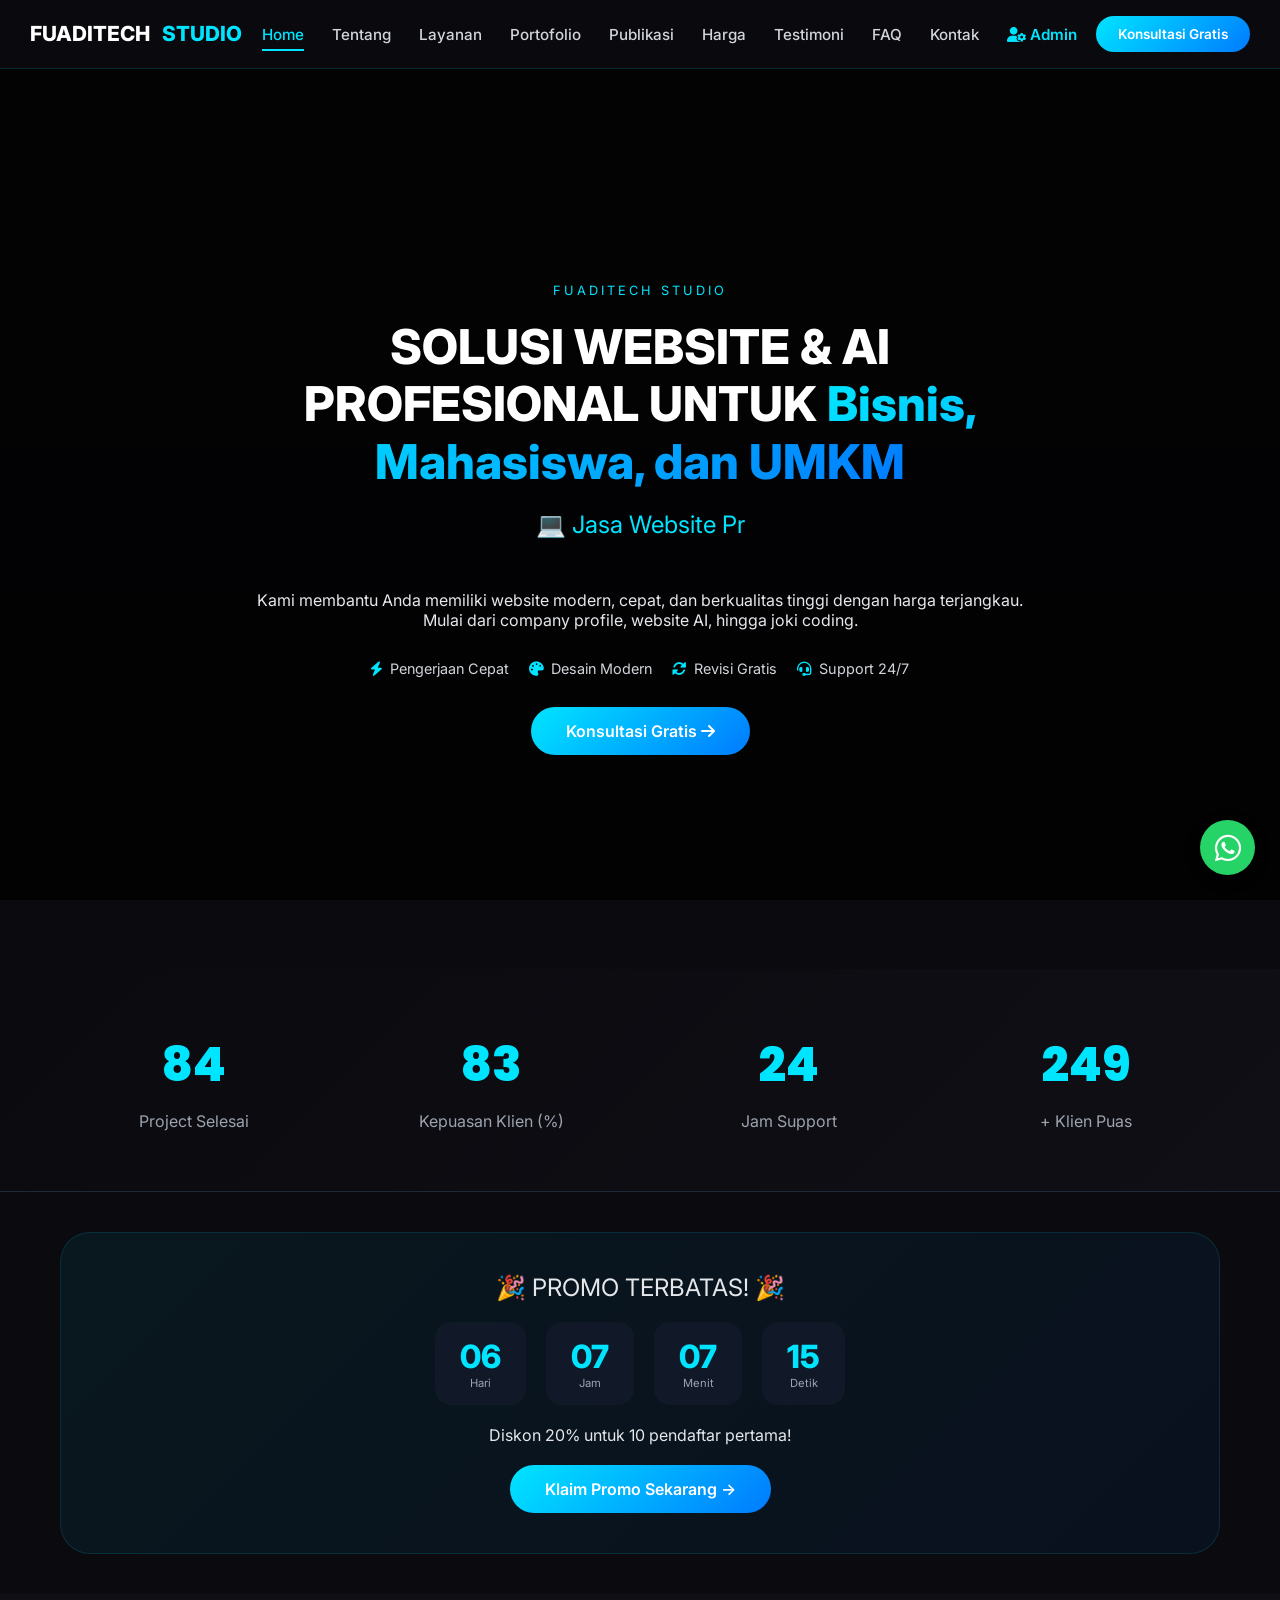
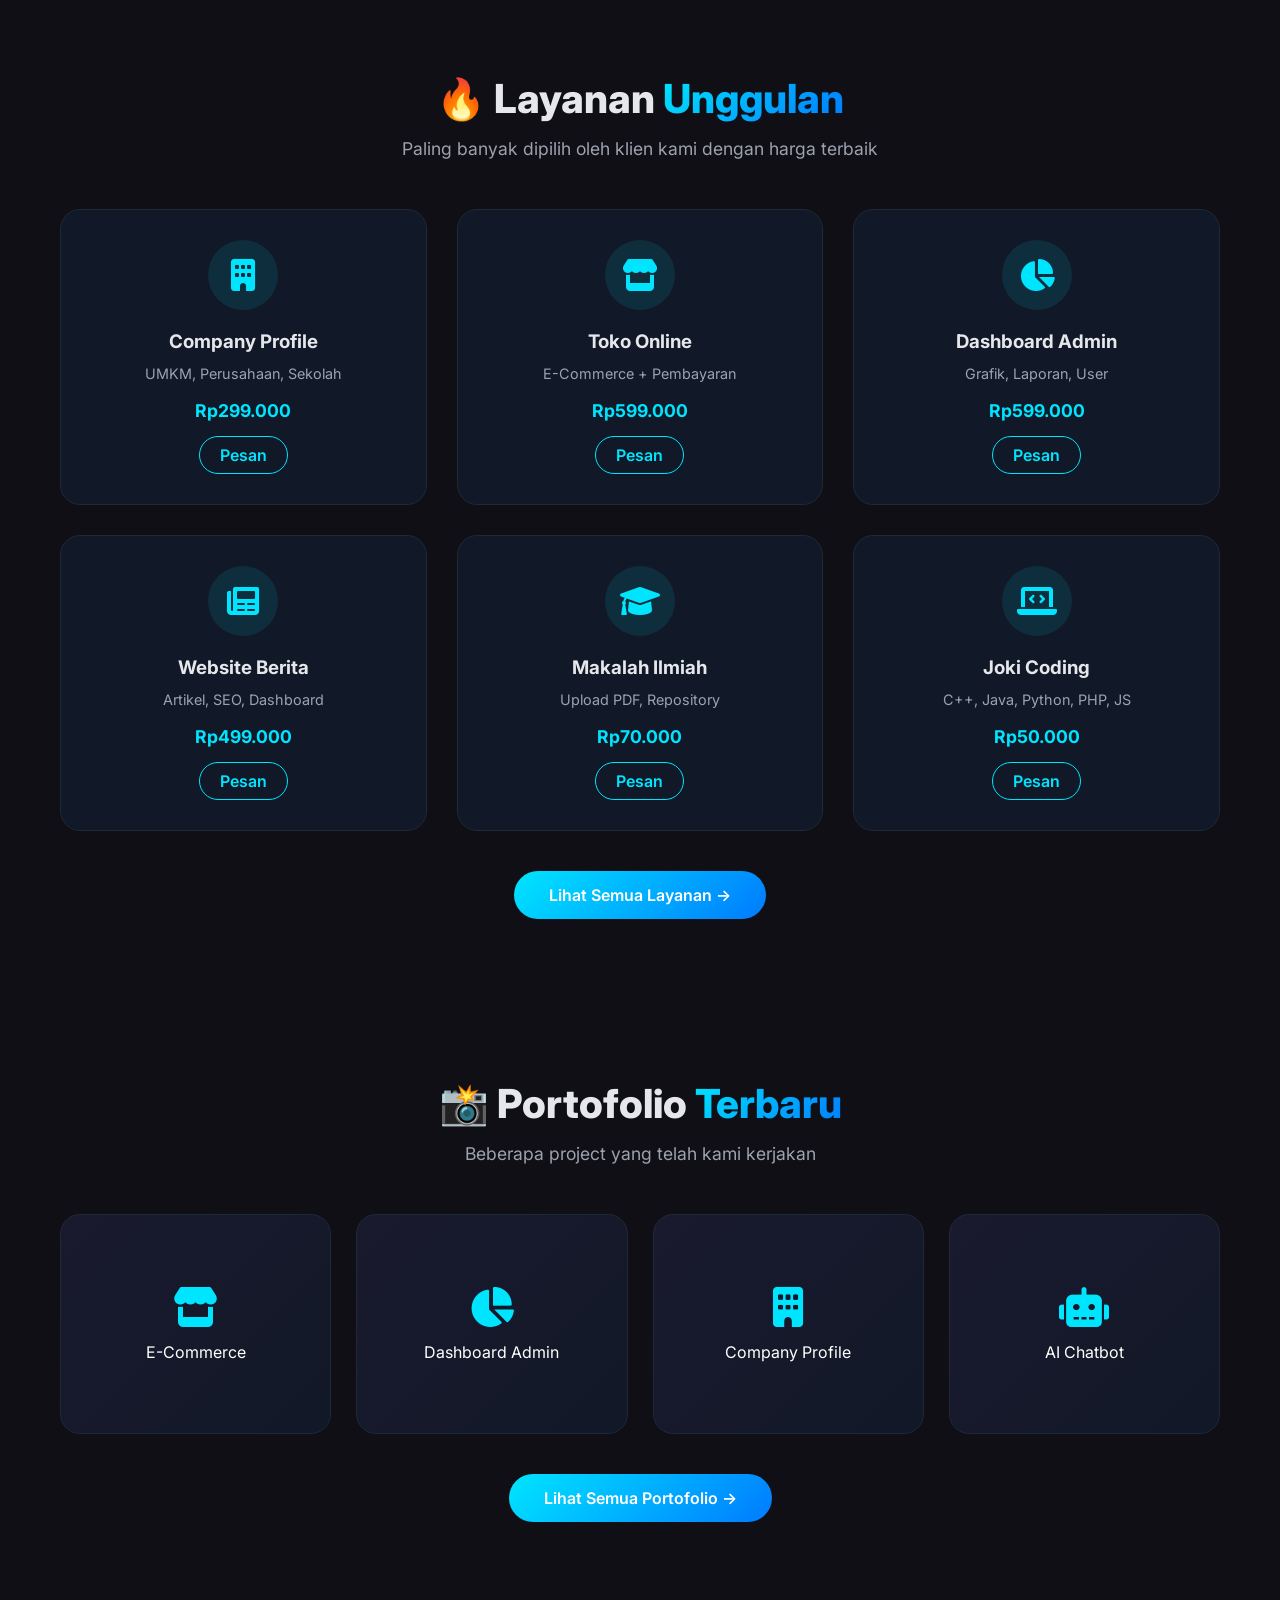
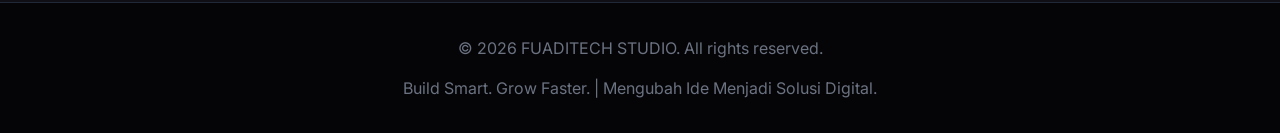
<file: index.html>
<!DOCTYPE html>
<html lang="id">
<head>
    <meta charset="UTF-8" />
    <meta name="viewport" content="width=device-width, initial-scale=1.0" />
    <title>Home | FUADITECH STUDIO</title>
    <meta name="description" content="FUADITECH STUDIO - Jasa pembuatan website profesional, AI chatbot, joki coding murah." />
    <meta name="google-site-verification" content="gTUsJ1xBFUKIdPkE5XZQFL3G8loYzO-wnpz" />
    <link rel="stylesheet" href="css/style.css" />
    <link rel="stylesheet" href="https://cdnjs.cloudflare.com/ajax/libs/font-awesome/6.0.0-beta3/css/all.min.css" />
    <link href="https://fonts.googleapis.com/css2?family=Inter:wght@300;400;500;600;700;800&family=Poppins:wght@500;600;700;800&display=swap" rel="stylesheet" />
    <script async src="https://www.googletagmanager.com/gtag/js?id=G-NK1B8P5EC0"></script>
    <script>
        window.dataLayer = window.dataLayer || [];
        function gtag(){dataLayer.push(arguments);}
        gtag('js', new Date());
        gtag('config', 'G-NK1B8P5EC0');
    </script>
    <link rel="icon" type="image/svg+xml" href="data:image/svg+xml,%3Csvg xmlns='http://www.w3.org/2000/svg' viewBox='0 0 100 100'%3E%3Ctext y='.9em' font-size='90'%3E💻%3C/text%3E%3C/svg%3E">
</head>
<body>

    <!-- ===== NAVBAR (LOGO SUDAH DIPERBAIKI) ===== -->
    <nav class="navbar">
        <div class="nav-container">
            <div class="logo">
                <a href="index.html" style="text-decoration:none; color:white; font-size:1.3rem; font-weight:800;">
                    FUADITECH <span style="color:#00E5FF;">STUDIO</span>
                </a>
            </div>
            <ul class="nav-links" id="navLinks">
                <li><a href="index.html" class="active">Home</a></li>
                <li><a href="tentang.html">Tentang</a></li>
                <li><a href="layanan.html">Layanan</a></li>
                <li><a href="portofolio.html">Portofolio</a></li>
                <li><a href="publikasi.html">Publikasi</a></li>
                <li><a href="harga.html">Harga</a></li>
                <li><a href="testimoni.html">Testimoni</a></li>
                <li><a href="faq.html">FAQ</a></li>
                <li><a href="kontak.html">Kontak</a></li>
                <li><a href="admin/" style="color:#00E5FF; font-weight:600;"><i class="fas fa-user-cog"></i> Admin</a></li>
            </ul>
            <a href="https://wa.me/62882007027443" class="btn-konsultasi" target="_blank">Konsultasi Gratis</a>
            <div class="hamburger" id="hamburger"><i class="fas fa-bars"></i></div>
        </div>
    </nav>

    <!-- ===== HERO ===== -->
    <section class="hero">
        <div class="hero-content">
            <div class="hero-title-small">FUADITECH STUDIO</div>
            <h1>SOLUSI WEBSITE &amp; AI PROFESIONAL UNTUK <span class="gradient-text">Bisnis, Mahasiswa, dan UMKM</span></h1>
            <div class="typing-text" id="typingText"></div>
            <p>Kami membantu Anda memiliki website modern, cepat, dan berkualitas tinggi dengan harga terjangkau. Mulai dari company profile, website AI, hingga joki coding.</p>
            <div class="hero-features">
                <span><i class="fas fa-bolt"></i> Pengerjaan Cepat</span>
                <span><i class="fas fa-palette"></i> Desain Modern</span>
                <span><i class="fas fa-sync-alt"></i> Revisi Gratis</span>
                <span><i class="fas fa-headset"></i> Support 24/7</span>
            </div>
            <a href="https://wa.me/62882007027443" class="btn-primary" target="_blank">Konsultasi Gratis <i class="fas fa-arrow-right"></i></a>
        </div>
    </section>

    <!-- ===== COUNTER ===== -->
    <section class="counter-section">
        <div class="container">
            <div class="counter-grid">
                <div class="counter-item"><div class="counter-number" data-target="150">0</div><div class="counter-label">Project Selesai</div></div>
                <div class="counter-item"><div class="counter-number" data-target="98">0</div><div class="counter-label">Kepuasan Klien (%)</div></div>
                <div class="counter-item"><div class="counter-number" data-target="24">0</div><div class="counter-label">Jam Support</div></div>
                <div class="counter-item"><div class="counter-number" data-target="500">0</div><div class="counter-label">+ Klien Puas</div></div>
            </div>
        </div>
    </section>

    <!-- ===== PROMO ===== -->
    <div class="container">
        <div class="promo-section">
            <div class="promo-title">🎉 PROMO TERBATAS! 🎉</div>
            <div class="countdown" id="countdown">
                <div class="countdown-item"><div class="countdown-number" id="days">00</div><div class="countdown-label">Hari</div></div>
                <div class="countdown-item"><div class="countdown-number" id="hours">00</div><div class="countdown-label">Jam</div></div>
                <div class="countdown-item"><div class="countdown-number" id="minutes">00</div><div class="countdown-label">Menit</div></div>
                <div class="countdown-item"><div class="countdown-number" id="seconds">00</div><div class="countdown-label">Detik</div></div>
            </div>
            <p style="margin-top:20px;">Diskon 20% untuk 10 pendaftar pertama!</p>
            <a href="https://wa.me/62882007027443" class="btn-primary" style="margin-top:20px; display:inline-block;" target="_blank">Klaim Promo Sekarang →</a>
        </div>
    </div>

    <!-- ===== LAYANAN UNGGULAN ===== -->
    <section class="layanan">
        <div class="container">
            <h2 class="section-title">🔥 Layanan <span class="gradient-text">Unggulan</span></h2>
            <p class="section-sub">Paling banyak dipilih oleh klien kami dengan harga terbaik</p>
            <div class="layanan-grid">
                <div class="layanan-card"><div class="icon"><i class="fas fa-building"></i></div><h3>Company Profile</h3><p>UMKM, Perusahaan, Sekolah</p><div class="price">Rp299.000</div><a href="https://wa.me/62882007027443" class="btn-small" target="_blank">Pesan</a></div>
                <div class="layanan-card"><div class="icon"><i class="fas fa-store"></i></div><h3>Toko Online</h3><p>E-Commerce + Pembayaran</p><div class="price">Rp599.000</div><a href="https://wa.me/62882007027443" class="btn-small" target="_blank">Pesan</a></div>
                <div class="layanan-card"><div class="icon"><i class="fas fa-chart-pie"></i></div><h3>Dashboard Admin</h3><p>Grafik, Laporan, User</p><div class="price">Rp599.000</div><a href="https://wa.me/62882007027443" class="btn-small" target="_blank">Pesan</a></div>
                <div class="layanan-card"><div class="icon"><i class="fas fa-newspaper"></i></div><h3>Website Berita</h3><p>Artikel, SEO, Dashboard</p><div class="price">Rp499.000</div><a href="https://wa.me/62882007027443" class="btn-small" target="_blank">Pesan</a></div>
                <div class="layanan-card"><div class="icon"><i class="fas fa-graduation-cap"></i></div><h3>Makalah Ilmiah</h3><p>Upload PDF, Repository</p><div class="price">Rp70.000</div><a href="https://wa.me/62882007027443" class="btn-small" target="_blank">Pesan</a></div>
                <div class="layanan-card"><div class="icon"><i class="fas fa-laptop-code"></i></div><h3>Joki Coding</h3><p>C++, Java, Python, PHP, JS</p><div class="price">Rp50.000</div><a href="https://wa.me/62882007027443" class="btn-small" target="_blank">Pesan</a></div>
            </div>
            <div style="margin-top:40px;"><a href="layanan.html" class="btn-primary">Lihat Semua Layanan →</a></div>
        </div>
    </section>

    <!-- ===== PORTOFOLIO ===== -->
    <section class="portofolio">
        <div class="container">
            <h2 class="section-title">📸 Portofolio <span class="gradient-text">Terbaru</span></h2>
            <p class="section-sub">Beberapa project yang telah kami kerjakan</p>
            <div class="portofolio-grid">
                <div class="portofolio-card"><div class="portofolio-overlay"><i class="fas fa-store"></i><span>E-Commerce</span></div></div>
                <div class="portofolio-card"><div class="portofolio-overlay"><i class="fas fa-chart-pie"></i><span>Dashboard Admin</span></div></div>
                <div class="portofolio-card"><div class="portofolio-overlay"><i class="fas fa-building"></i><span>Company Profile</span></div></div>
                <div class="portofolio-card"><div class="portofolio-overlay"><i class="fas fa-robot"></i><span>AI Chatbot</span></div></div>
            </div>
            <div style="margin-top:40px;"><a href="portofolio.html" class="btn-primary">Lihat Semua Portofolio →</a></div>
        </div>
    </section>

    <!-- ===== FOOTER ===== -->
    <footer>
        <div class="container">
            <div style="display:flex; flex-direction:column; align-items:center; gap:10px;">
                <p>© 2026 FUADITECH STUDIO. All rights reserved.</p>
                <p>Build Smart. Grow Faster. | Mengubah Ide Menjadi Solusi Digital.</p>
            </div>
        </div>
    </footer>

    <a href="https://wa.me/62882007027443" class="wa-float" target="_blank"><i class="fab fa-whatsapp"></i></a>
    <a href="#" class="back-to-top" id="backToTop"><i class="fas fa-arrow-up"></i></a>

    <script src="js/main.js"></script>
</body>
</html>
</file>
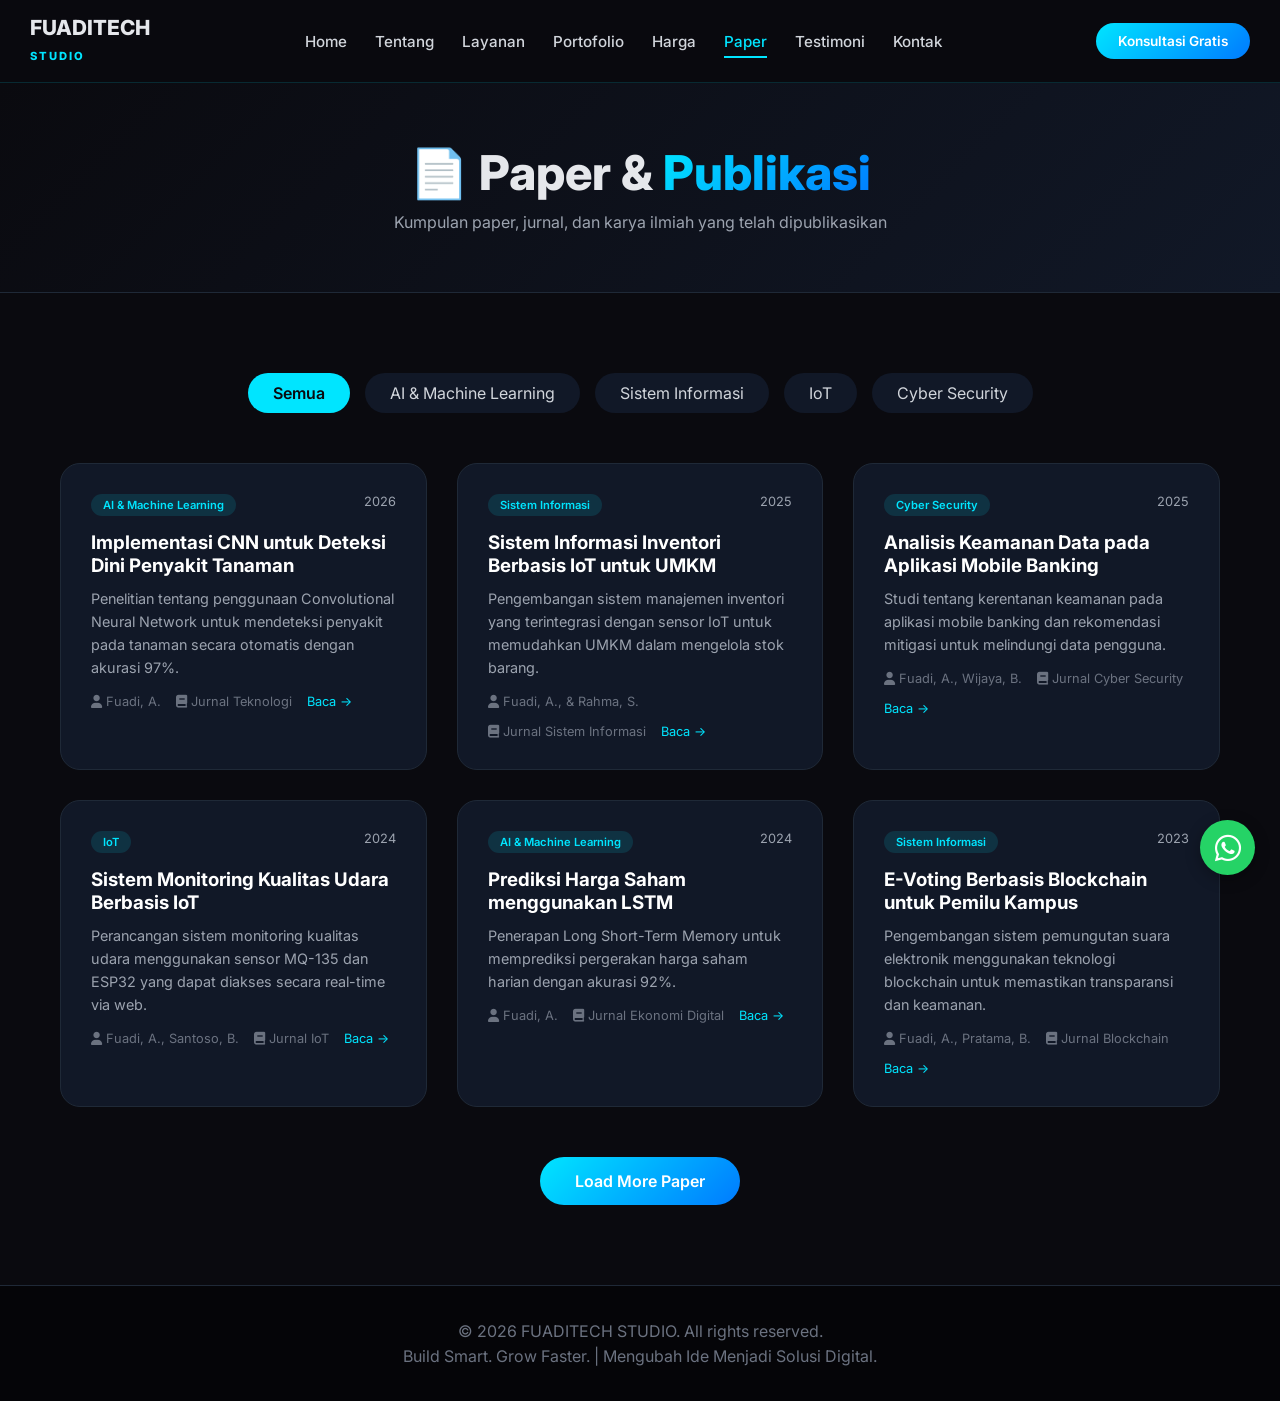
<file: paper.html>
<!DOCTYPE html>
<html lang="id">
<head>
    <meta charset="UTF-8" />
    <meta name="viewport" content="width=device-width, initial-scale=1.0" />
    <title>Paper & Publikasi | FUADITECH STUDIO</title>
    <meta name="description" content="Kumpulan paper, jurnal, dan publikasi ilmiah dari FUADITECH STUDIO." />
    <link rel="stylesheet" href="css/style.css" />
    <link rel="stylesheet" href="https://cdnjs.cloudflare.com/ajax/libs/font-awesome/6.0.0-beta3/css/all.min.css" />
    <link href="https://fonts.googleapis.com/css2?family=Inter:wght@300;400;500;600;700;800&family=Poppins:wght@500;600;700;800&display=swap" rel="stylesheet" />
    <script async src="https://www.googletagmanager.com/gtag/js?id=G-NK1B8P5EC0"></script>
    <script>
        window.dataLayer = window.dataLayer || [];
        function gtag(){dataLayer.push(arguments);}
        gtag('js', new Date());
        gtag('config', 'G-NK1B8P5EC0');
    </script>
    <link rel="icon" type="image/svg+xml" href="data:image/svg+xml,%3Csvg xmlns='http://www.w3.org/2000/svg' viewBox='0 0 100 100'%3E%3Ctext y='.9em' font-size='90'%3E📄%3C/text%3E%3C/svg%3E">
</head>
<body>

    <!-- ===== NAVBAR ===== -->
    <nav class="navbar">
        <div class="nav-container">
            <div class="logo">
                FUADITECH<br />
                <span class="logo-studio">STUDIO</span>
            </div>
            <ul class="nav-links" id="navLinks">
                <li><a href="index.html">Home</a></li>
                <li><a href="tentang.html">Tentang</a></li>
                <li><a href="layanan.html">Layanan</a></li>
                <li><a href="portofolio.html">Portofolio</a></li>
                <li><a href="harga.html">Harga</a></li>
                <li><a href="paper.html" class="active">Paper</a></li>
                <li><a href="testimoni.html">Testimoni</a></li>
                <li><a href="kontak.html">Kontak</a></li>
            </ul>
            <a href="https://wa.me/62882007027443" class="btn-konsultasi" target="_blank">Konsultasi Gratis</a>
            <div class="hamburger" id="hamburger"><i class="fas fa-bars"></i></div>
        </div>
    </nav>

    <!-- ===== BANNER ===== -->
    <section class="page-banner">
        <div class="container">
            <h1>📄 Paper & <span class="gradient-text">Publikasi</span></h1>
            <p>Kumpulan paper, jurnal, dan karya ilmiah yang telah dipublikasikan</p>
        </div>
    </section>

    <!-- ===== PAPER LIST ===== -->
    <section style="padding:80px 0; background:#0A0A0F;">
        <div class="container">

            <!-- Filter / Kategori -->
            <div style="display:flex; justify-content:center; gap:15px; flex-wrap:wrap; margin-bottom:50px;">
                <a href="#" style="background:#00E5FF; color:#0A0A0F; padding:10px 25px; border-radius:30px; text-decoration:none; font-weight:600;">Semua</a>
                <a href="#" style="background:#111827; color:#D1D5DB; padding:10px 25px; border-radius:30px; text-decoration:none;">AI & Machine Learning</a>
                <a href="#" style="background:#111827; color:#D1D5DB; padding:10px 25px; border-radius:30px; text-decoration:none;">Sistem Informasi</a>
                <a href="#" style="background:#111827; color:#D1D5DB; padding:10px 25px; border-radius:30px; text-decoration:none;">IoT</a>
                <a href="#" style="background:#111827; color:#D1D5DB; padding:10px 25px; border-radius:30px; text-decoration:none;">Cyber Security</a>
            </div>

            <!-- Grid Paper -->
            <div style="display:grid; grid-template-columns:repeat(auto-fit, minmax(350px,1fr)); gap:30px;">

                <!-- Paper 1 -->
                <div style="background:#111827; border-radius:20px; padding:30px; border:1px solid #1F2937; transition:0.3s;">
                    <div style="display:flex; justify-content:space-between; align-items:flex-start; margin-bottom:15px;">
                        <span style="background:#00E5FF20; color:#00E5FF; padding:4px 12px; border-radius:20px; font-size:0.7rem; font-weight:600;">AI & Machine Learning</span>
                        <span style="color:#9CA3AF; font-size:0.8rem;">2026</span>
                    </div>
                    <h3 style="color:white; margin-bottom:10px;">Implementasi CNN untuk Deteksi Dini Penyakit Tanaman</h3>
                    <p style="color:#9CA3AF; font-size:0.9rem; line-height:1.6; margin-bottom:15px;">Penelitian tentang penggunaan Convolutional Neural Network untuk mendeteksi penyakit pada tanaman secara otomatis dengan akurasi 97%.</p>
                    <div style="display:flex; gap:15px; flex-wrap:wrap;">
                        <span style="color:#6B7280; font-size:0.8rem;"><i class="fas fa-user"></i> Fuadi, A.</span>
                        <span style="color:#6B7280; font-size:0.8rem;"><i class="fas fa-book"></i> Jurnal Teknologi</span>
                        <a href="#" style="color:#00E5FF; font-size:0.8rem; text-decoration:none;">Baca →</a>
                    </div>
                </div>

                <!-- Paper 2 -->
                <div style="background:#111827; border-radius:20px; padding:30px; border:1px solid #1F2937; transition:0.3s;">
                    <div style="display:flex; justify-content:space-between; align-items:flex-start; margin-bottom:15px;">
                        <span style="background:#00E5FF20; color:#00E5FF; padding:4px 12px; border-radius:20px; font-size:0.7rem; font-weight:600;">Sistem Informasi</span>
                        <span style="color:#9CA3AF; font-size:0.8rem;">2025</span>
                    </div>
                    <h3 style="color:white; margin-bottom:10px;">Sistem Informasi Inventori Berbasis IoT untuk UMKM</h3>
                    <p style="color:#9CA3AF; font-size:0.9rem; line-height:1.6; margin-bottom:15px;">Pengembangan sistem manajemen inventori yang terintegrasi dengan sensor IoT untuk memudahkan UMKM dalam mengelola stok barang.</p>
                    <div style="display:flex; gap:15px; flex-wrap:wrap;">
                        <span style="color:#6B7280; font-size:0.8rem;"><i class="fas fa-user"></i> Fuadi, A., & Rahma, S.</span>
                        <span style="color:#6B7280; font-size:0.8rem;"><i class="fas fa-book"></i> Jurnal Sistem Informasi</span>
                        <a href="#" style="color:#00E5FF; font-size:0.8rem; text-decoration:none;">Baca →</a>
                    </div>
                </div>

                <!-- Paper 3 -->
                <div style="background:#111827; border-radius:20px; padding:30px; border:1px solid #1F2937; transition:0.3s;">
                    <div style="display:flex; justify-content:space-between; align-items:flex-start; margin-bottom:15px;">
                        <span style="background:#00E5FF20; color:#00E5FF; padding:4px 12px; border-radius:20px; font-size:0.7rem; font-weight:600;">Cyber Security</span>
                        <span style="color:#9CA3AF; font-size:0.8rem;">2025</span>
                    </div>
                    <h3 style="color:white; margin-bottom:10px;">Analisis Keamanan Data pada Aplikasi Mobile Banking</h3>
                    <p style="color:#9CA3AF; font-size:0.9rem; line-height:1.6; margin-bottom:15px;">Studi tentang kerentanan keamanan pada aplikasi mobile banking dan rekomendasi mitigasi untuk melindungi data pengguna.</p>
                    <div style="display:flex; gap:15px; flex-wrap:wrap;">
                        <span style="color:#6B7280; font-size:0.8rem;"><i class="fas fa-user"></i> Fuadi, A., Wijaya, B.</span>
                        <span style="color:#6B7280; font-size:0.8rem;"><i class="fas fa-book"></i> Jurnal Cyber Security</span>
                        <a href="#" style="color:#00E5FF; font-size:0.8rem; text-decoration:none;">Baca →</a>
                    </div>
                </div>

                <!-- Paper 4 -->
                <div style="background:#111827; border-radius:20px; padding:30px; border:1px solid #1F2937; transition:0.3s;">
                    <div style="display:flex; justify-content:space-between; align-items:flex-start; margin-bottom:15px;">
                        <span style="background:#00E5FF20; color:#00E5FF; padding:4px 12px; border-radius:20px; font-size:0.7rem; font-weight:600;">IoT</span>
                        <span style="color:#9CA3AF; font-size:0.8rem;">2024</span>
                    </div>
                    <h3 style="color:white; margin-bottom:10px;">Sistem Monitoring Kualitas Udara Berbasis IoT</h3>
                    <p style="color:#9CA3AF; font-size:0.9rem; line-height:1.6; margin-bottom:15px;">Perancangan sistem monitoring kualitas udara menggunakan sensor MQ-135 dan ESP32 yang dapat diakses secara real-time via web.</p>
                    <div style="display:flex; gap:15px; flex-wrap:wrap;">
                        <span style="color:#6B7280; font-size:0.8rem;"><i class="fas fa-user"></i> Fuadi, A., Santoso, B.</span>
                        <span style="color:#6B7280; font-size:0.8rem;"><i class="fas fa-book"></i> Jurnal IoT</span>
                        <a href="#" style="color:#00E5FF; font-size:0.8rem; text-decoration:none;">Baca →</a>
                    </div>
                </div>

                <!-- Paper 5 -->
                <div style="background:#111827; border-radius:20px; padding:30px; border:1px solid #1F2937; transition:0.3s;">
                    <div style="display:flex; justify-content:space-between; align-items:flex-start; margin-bottom:15px;">
                        <span style="background:#00E5FF20; color:#00E5FF; padding:4px 12px; border-radius:20px; font-size:0.7rem; font-weight:600;">AI & Machine Learning</span>
                        <span style="color:#9CA3AF; font-size:0.8rem;">2024</span>
                    </div>
                    <h3 style="color:white; margin-bottom:10px;">Prediksi Harga Saham menggunakan LSTM</h3>
                    <p style="color:#9CA3AF; font-size:0.9rem; line-height:1.6; margin-bottom:15px;">Penerapan Long Short-Term Memory untuk memprediksi pergerakan harga saham harian dengan akurasi 92%.</p>
                    <div style="display:flex; gap:15px; flex-wrap:wrap;">
                        <span style="color:#6B7280; font-size:0.8rem;"><i class="fas fa-user"></i> Fuadi, A.</span>
                        <span style="color:#6B7280; font-size:0.8rem;"><i class="fas fa-book"></i> Jurnal Ekonomi Digital</span>
                        <a href="#" style="color:#00E5FF; font-size:0.8rem; text-decoration:none;">Baca →</a>
                    </div>
                </div>

                <!-- Paper 6 -->
                <div style="background:#111827; border-radius:20px; padding:30px; border:1px solid #1F2937; transition:0.3s;">
                    <div style="display:flex; justify-content:space-between; align-items:flex-start; margin-bottom:15px;">
                        <span style="background:#00E5FF20; color:#00E5FF; padding:4px 12px; border-radius:20px; font-size:0.7rem; font-weight:600;">Sistem Informasi</span>
                        <span style="color:#9CA3AF; font-size:0.8rem;">2023</span>
                    </div>
                    <h3 style="color:white; margin-bottom:10px;">E-Voting Berbasis Blockchain untuk Pemilu Kampus</h3>
                    <p style="color:#9CA3AF; font-size:0.9rem; line-height:1.6; margin-bottom:15px;">Pengembangan sistem pemungutan suara elektronik menggunakan teknologi blockchain untuk memastikan transparansi dan keamanan.</p>
                    <div style="display:flex; gap:15px; flex-wrap:wrap;">
                        <span style="color:#6B7280; font-size:0.8rem;"><i class="fas fa-user"></i> Fuadi, A., Pratama, B.</span>
                        <span style="color:#6B7280; font-size:0.8rem;"><i class="fas fa-book"></i> Jurnal Blockchain</span>
                        <a href="#" style="color:#00E5FF; font-size:0.8rem; text-decoration:none;">Baca →</a>
                    </div>
                </div>

            </div>

            <!-- Tombol Load More -->
            <div style="text-align:center; margin-top:50px;">
                <a href="#" class="btn-primary">Load More Paper</a>
            </div>

        </div>
    </section>

    <!-- ===== FOOTER ===== -->
    <footer>
        <div class="container">
            <p>© 2026 FUADITECH STUDIO. All rights reserved.</p>
            <p>Build Smart. Grow Faster. | Mengubah Ide Menjadi Solusi Digital.</p>
        </div>
    </footer>

    <!-- Floating WhatsApp -->
    <a href="https://wa.me/62882007027443" class="wa-float" target="_blank"><i class="fab fa-whatsapp"></i></a>
    <a href="#" class="back-to-top" id="backToTop"><i class="fas fa-arrow-up"></i></a>

    <script src="js/main.js"></script>
</body>
</html>
</file>
<file: css/style.css>
/* ========================================
   FUADITECH STUDIO - CSS GLOBAL
   Digunakan untuk SEMUA halaman website
   ======================================== */

/* ===== RESET & BASE ===== */
* {
    margin: 0;
    padding: 0;
    box-sizing: border-box;
}

body {
    font-family: 'Inter', sans-serif;
    background: #0A0A0F;
    color: #E5E7EB;
    scroll-behavior: smooth;
}

.container {
    max-width: 1200px;
    margin: 0 auto;
    padding: 0 20px;
}

a {
    text-decoration: none;
    color: inherit;
}

/* ===== TYPOGRAPHY ===== */
.section-title {
    text-align: center;
    font-size: 2.5rem;
    font-weight: 800;
    margin-bottom: 15px;
}

.section-title .gradient-text {
    background: linear-gradient(135deg, #00E5FF, #007BFF);
    background-clip: text;
    -webkit-background-clip: text;
    color: transparent;
}

.section-sub {
    text-align: center;
    color: #9CA3AF;
    font-size: 1.1rem;
    margin-bottom: 50px;
}

.gradient-text {
    background: linear-gradient(135deg, #00E5FF, #007BFF);
    background-clip: text;
    -webkit-background-clip: text;
    color: transparent;
}

/* ===== NAVBAR ===== */
.navbar {
    background: rgba(10, 10, 15, 0.95);
    backdrop-filter: blur(12px);
    position: sticky;
    top: 0;
    z-index: 1000;
    border-bottom: 1px solid rgba(0, 229, 255, 0.15);
    padding: 16px 30px;
}

.nav-container {
    display: flex;
    justify-content: space-between;
    align-items: center;
    max-width: 1400px;
    margin: 0 auto;
}

.logo a {
    display: flex;
    align-items: center;
    gap: 12px;
    text-decoration: none;
    color: white;
}

.logo img {
    height: 40px;
    width: auto;
    object-fit: contain;
}

.logo {
    font-size: 1.3rem;
    font-weight: 800;
    line-height: 1.2;
}

.logo-studio {
    color: #00E5FF;
    font-size: 0.7rem;
    letter-spacing: 2px;
}

.nav-links {
    display: flex;
    gap: 28px;
    list-style: none;
}

.nav-links a {
    text-decoration: none;
    color: #D1D5DB;
    font-weight: 500;
    transition: 0.3s;
    font-size: 0.95rem;
    padding: 5px 0;
    border-bottom: 2px solid transparent;
}

.nav-links a:hover,
.nav-links a.active {
    color: #00E5FF;
    border-bottom-color: #00E5FF;
}

.btn-konsultasi {
    background: linear-gradient(135deg, #00E5FF, #007BFF);
    padding: 10px 22px;
    border-radius: 40px;
    text-decoration: none;
    color: white;
    font-weight: 600;
    font-size: 0.85rem;
    transition: 0.3s;
}

.btn-konsultasi:hover {
    transform: translateY(-2px);
    box-shadow: 0 5px 20px rgba(0, 229, 255, 0.4);
}

.hamburger {
    display: none;
    font-size: 28px;
    cursor: pointer;
    color: white;
    background: none;
    border: none;
}

/* ===== BUTTONS ===== */
.btn-primary {
    background: linear-gradient(135deg, #00E5FF, #007BFF);
    padding: 14px 35px;
    border-radius: 40px;
    text-decoration: none;
    color: white;
    font-weight: 600;
    transition: 0.3s;
    display: inline-block;
    border: none;
    cursor: pointer;
}

.btn-primary:hover {
    transform: translateY(-2px);
    box-shadow: 0 5px 25px rgba(0, 229, 255, 0.4);
}

.btn-outline {
    border: 1.5px solid #00E5FF;
    padding: 12px 30px;
    border-radius: 40px;
    text-decoration: none;
    color: #00E5FF;
    font-weight: 600;
    transition: 0.3s;
    display: inline-block;
    background: transparent;
    cursor: pointer;
}

.btn-outline:hover {
    background: rgba(0, 229, 255, 0.1);
}

.btn-small {
    display: inline-block;
    padding: 8px 20px;
    border: 1px solid #00E5FF;
    border-radius: 30px;
    color: #00E5FF;
    text-decoration: none;
    transition: 0.3s;
    font-weight: 600;
}

.btn-small:hover {
    background: #00E5FF;
    color: #0A0A0F;
}

.btn-card {
    display: inline-block;
    padding: 10px 20px;
    border-radius: 30px;
    text-decoration: none;
    font-weight: 600;
    border: 1px solid #00E5FF;
    color: #00E5FF;
    transition: 0.3s;
}

.btn-card:hover {
    background: #00E5FF;
    color: #0A0A0F;
}

/* ===== HERO ===== */
.hero {
    position: relative;
    min-height: 100vh;
    display: flex;
    align-items: center;
    background: linear-gradient(rgba(0, 0, 0, 0.7), rgba(0, 0, 0, 0.8)),
        url('https://images.unsplash.com/photo-1587620962725-abab7fe55159?q=80&w=1931&auto=format') center/cover no-repeat;
    background-attachment: fixed;
}

.hero-content {
    text-align: center;
    max-width: 800px;
    margin: 0 auto;
}

.hero-title-small {
    font-size: 0.8rem;
    letter-spacing: 3px;
    color: #00E5FF;
    margin-bottom: 10px;
}

.hero h1 {
    font-size: 3rem;
    font-weight: 800;
    line-height: 1.2;
    margin: 20px 0;
    color: white;
}

.typing-text {
    font-size: 1.5rem;
    color: #00E5FF;
    margin-bottom: 20px;
    min-height: 60px;
}

.hero-features {
    display: flex;
    justify-content: center;
    flex-wrap: wrap;
    gap: 20px;
    margin: 30px 0;
}

.hero-features span {
    display: flex;
    align-items: center;
    gap: 8px;
    color: #D1D5DB;
    font-size: 0.9rem;
}

.hero-features i {
    color: #00E5FF;
}

/* ===== PAGE BANNER ===== */
.page-banner {
    padding: 60px 0;
    text-align: center;
    background: linear-gradient(135deg, #0A0A0F, #111827);
    border-bottom: 1px solid #1F2937;
}

.page-banner h1 {
    font-size: 3rem;
    font-weight: 800;
}

.page-banner p {
    color: #9CA3AF;
    margin-top: 10px;
}

/* ===== COUNTER ===== */
.counter-section {
    background: linear-gradient(135deg, #0A0A0F, #0F0F15);
    padding: 60px 0;
    border-bottom: 1px solid #1F2937;
}

.counter-grid {
    display: grid;
    grid-template-columns: repeat(4, 1fr);
    gap: 30px;
    text-align: center;
}

.counter-number {
    font-size: 3rem;
    font-weight: 800;
    color: #00E5FF;
    font-family: 'Poppins', sans-serif;
}

.counter-label {
    color: #9CA3AF;
    margin-top: 10px;
}

/* ===== PROMO COUNTDOWN ===== */
.promo-section {
    background: linear-gradient(135deg, #00E5FF10, #007BFF10);
    padding: 40px 0;
    border-radius: 30px;
    margin: 40px auto;
    text-align: center;
    border: 1px solid #00E5FF20;
}

.promo-title {
    font-size: 1.5rem;
    margin-bottom: 20px;
}

.countdown {
    display: flex;
    justify-content: center;
    gap: 20px;
    flex-wrap: wrap;
}

.countdown-item {
    background: #111827;
    padding: 15px 25px;
    border-radius: 16px;
    min-width: 80px;
}

.countdown-number {
    font-size: 2rem;
    font-weight: 800;
    color: #00E5FF;
}

.countdown-label {
    font-size: 0.7rem;
    color: #9CA3AF;
}

/* ===== LAYANAN ===== */
.layanan {
    padding: 80px 0;
    background: #0F0F15;
    text-align: center;
}

.layanan-grid {
    display: grid;
    grid-template-columns: repeat(auto-fit, minmax(280px, 1fr));
    gap: 30px;
    margin-top: 30px;
}

.layanan-card {
    background: #111827;
    border-radius: 20px;
    padding: 30px;
    border: 1px solid #1F2937;
    transition: 0.3s;
    text-align: center;
}

.layanan-card:hover {
    border-color: #00E5FF;
    transform: translateY(-5px);
}

.layanan-card .icon {
    width: 70px;
    height: 70px;
    background: rgba(0, 229, 255, 0.1);
    border-radius: 50%;
    display: flex;
    align-items: center;
    justify-content: center;
    margin: 0 auto 20px;
}

.layanan-card .icon i {
    font-size: 32px;
    color: #00E5FF;
}

.layanan-card h3 {
    margin-bottom: 12px;
}

.layanan-card p {
    color: #9CA3AF;
    font-size: 0.9rem;
    margin-bottom: 18px;
}

.layanan-card .price {
    color: #00E5FF;
    font-weight: 700;
    font-size: 1.1rem;
    margin-bottom: 15px;
}

/* ===== PORTOFOLIO ===== */
.portofolio {
    padding: 80px 0;
    background: #0F0F15;
    text-align: center;
}

.portofolio-grid {
    display: grid;
    grid-template-columns: repeat(4, 1fr);
    gap: 25px;
    margin-top: 30px;
}

.portofolio-card {
    background: linear-gradient(135deg, #1A1A2E, #111827);
    border-radius: 20px;
    height: 220px;
    display: flex;
    align-items: center;
    justify-content: center;
    border: 1px solid #1F2937;
    transition: 0.3s;
}

.portofolio-card:hover {
    border-color: #00E5FF;
    transform: translateY(-5px);
}

.portofolio-overlay {
    text-align: center;
}

.portofolio-overlay i {
    font-size: 40px;
    color: #00E5FF;
    display: block;
    margin-bottom: 15px;
}

.portofolio-overlay span {
    color: white;
}

/* ===== HARGA ===== */
.harga {
    padding: 80px 0;
    background: #0A0A0F;
    text-align: center;
}

.harga-grid {
    display: grid;
    grid-template-columns: repeat(4, 1fr);
    gap: 25px;
    margin-top: 30px;
}

.harga-card {
    background: #111827;
    border-radius: 24px;
    padding: 30px 20px;
    border: 1px solid #1F2937;
    transition: 0.3s;
    position: relative;
    text-align: center;
}

.harga-card:hover {
    transform: translateY(-5px);
    border-color: #00E5FF;
}

.harga-card.popular {
    border: 2px solid #00E5FF;
    transform: scale(1.02);
}

.popular-badge {
    background: #00E5FF;
    color: #0A0A0F;
    display: inline-block;
    padding: 4px 16px;
    border-radius: 30px;
    font-size: 0.7rem;
    font-weight: 700;
    margin-bottom: 10px;
}

.harga-card h3 {
    font-size: 1.3rem;
    margin-bottom: 15px;
}

.harga-card .price {
    font-size: 1.8rem;
    font-weight: 800;
    color: #00E5FF;
    margin: 15px 0;
}

.harga-card ul {
    list-style: none;
    text-align: left;
    margin: 20px 0;
}

.harga-card li {
    margin: 10px 0;
    display: flex;
    align-items: center;
    gap: 10px;
    color: #D1D5DB;
    font-size: 0.85rem;
}

.harga-card li i {
    color: #00E5FF;
    width: 20px;
}

/* ===== TESTIMONI ===== */
.testimoni {
    padding: 80px 0;
    background: #0F0F15;
    text-align: center;
}

.testimoni-grid {
    display: grid;
    grid-template-columns: repeat(3, 1fr);
    gap: 30px;
    margin-top: 30px;
}

.testimoni-card {
    background: #111827;
    border-radius: 20px;
    padding: 30px;
    border: 1px solid #1F2937;
    text-align: center;
}

.testimoni-card i {
    color: #00E5FF;
    font-size: 2rem;
    margin-bottom: 15px;
    opacity: 0.5;
}

.testimoni-card p {
    color: #D1D5DB;
    line-height: 1.6;
    margin-bottom: 15px;
}

.testimoni-card h4 {
    margin-bottom: 5px;
}

.testimoni-card span {
    color: #9CA3AF;
    font-size: 0.8rem;
}

/* ===== FAQ ===== */
.faq-section {
    padding: 80px 0;
    background: #0A0A0F;
}

.faq-grid {
    max-width: 800px;
    margin: 0 auto;
}

.faq-item {
    background: #111827;
    border-radius: 16px;
    margin-bottom: 15px;
    border: 1px solid #1F2937;
}

.faq-item:hover {
    border-color: #00E5FF40;
}

.faq-item.active {
    border-color: #00E5FF;
}

.faq-question {
    padding: 20px 25px;
    display: flex;
    justify-content: space-between;
    align-items: center;
    cursor: pointer;
    font-weight: 600;
    font-size: 1.05rem;
    color: white;
    gap: 15px;
}

.faq-question i {
    transition: 0.3s;
    color: #00E5FF;
    font-size: 1.2rem;
    flex-shrink: 0;
}

.faq-item.active .faq-question i {
    transform: rotate(180deg);
}

.faq-answer {
    padding: 0 25px;
    max-height: 0;
    overflow: hidden;
    transition: 0.4s ease;
    color: #9CA3AF;
    line-height: 1.8;
    font-size: 0.95rem;
}

.faq-item.active .faq-answer {
    padding: 0 25px 25px 25px;
    max-height: 500px;
}

/* ===== KONTAK ===== */
.kontak {
    padding: 80px 0;
    background: #0A0A0F;
}

.kontak-wrapper {
    display: grid;
    grid-template-columns: 1fr 1fr;
    gap: 50px;
    background: #111827;
    border-radius: 30px;
    padding: 50px;
    border: 1px solid #1F2937;
}

.kontak-info {
    text-align: left;
}

.kontak-info h2 {
    font-size: 2rem;
    margin-bottom: 15px;
}

.kontak-info p {
    color: #9CA3AF;
    margin-bottom: 30px;
}

.info-item {
    margin: 15px 0;
    display: flex;
    align-items: center;
    gap: 12px;
}

.info-item i {
    color: #00E5FF;
    width: 25px;
}

.social {
    margin-top: 30px;
    display: flex;
    gap: 20px;
}

.social a {
    color: #9CA3AF;
    font-size: 1.5rem;
    transition: 0.3s;
}

.social a:hover {
    color: #00E5FF;
    transform: translateY(-3px);
}

.kontak-form input,
.kontak-form textarea {
    width: 100%;
    padding: 14px;
    margin: 10px 0;
    background: #0A0A0F;
    border: 1px solid #1F2937;
    border-radius: 12px;
    color: white;
    font-family: inherit;
}

.kontak-form input:focus,
.kontak-form textarea:focus {
    outline: none;
    border-color: #00E5FF;
}

.btn-submit {
    width: 100%;
    background: linear-gradient(135deg, #00E5FF, #007BFF);
    padding: 14px;
    border: none;
    border-radius: 40px;
    color: white;
    font-weight: 600;
    cursor: pointer;
    transition: 0.3s;
}

.btn-submit:hover {
    transform: translateY(-2px);
    box-shadow: 0 5px 20px rgba(0, 229, 255, 0.4);
}

/* ===== FOOTER ===== */
footer {
    background: #050508;
    text-align: center;
    padding: 30px;
    border-top: 1px solid #1F2937;
}

footer p {
    color: #6B7280;
    margin: 5px 0;
}

/* ===== FLOATING WHATSAPP ===== */
.wa-float {
    position: fixed;
    bottom: 25px;
    right: 25px;
    background: #25D366;
    width: 55px;
    height: 55px;
    border-radius: 50%;
    display: flex;
    align-items: center;
    justify-content: center;
    color: white;
    font-size: 30px;
    text-decoration: none;
    z-index: 99;
    box-shadow: 0 4px 15px rgba(0, 0, 0, 0.3);
    transition: 0.3s;
}

.wa-float:hover {
    transform: scale(1.1);
}

/* ===== BACK TO TOP ===== */
.back-to-top {
    position: fixed;
    bottom: 100px;
    right: 25px;
    background: #00E5FF;
    width: 45px;
    height: 45px;
    border-radius: 50%;
    display: flex;
    align-items: center;
    justify-content: center;
    color: #0A0A0F;
    text-decoration: none;
    opacity: 0;
    visibility: hidden;
    transition: 0.3s;
    z-index: 99;
}

.back-to-top.show {
    opacity: 1;
    visibility: visible;
}

/* ===== RESPONSIVE ===== */
@media (max-width: 1024px) {
    .counter-grid {
        grid-template-columns: repeat(2, 1fr);
    }
    .portofolio-grid {
        grid-template-columns: repeat(2, 1fr);
    }
    .harga-grid {
        grid-template-columns: repeat(2, 1fr);
    }
    .testimoni-grid {
        grid-template-columns: repeat(2, 1fr);
    }
    .kontak-wrapper {
        grid-template-columns: 1fr;
    }
}

@media (max-width: 768px) {
    .nav-links {
        display: none;
        flex-direction: column;
        background: #0F0F15;
        position: absolute;
        top: 70px;
        left: 0;
        width: 100%;
        padding: 20px;
        gap: 15px;
        border-bottom: 1px solid #1F2937;
    }
    .nav-links.active {
        display: flex;
    }
    .hamburger {
        display: block;
    }
    .btn-konsultasi {
        display: none;
    }
    .hero h1 {
        font-size: 2rem;
    }
    .page-banner h1 {
        font-size: 2rem;
    }
    .counter-grid {
        grid-template-columns: 1fr;
    }
    .portofolio-grid {
        grid-template-columns: 1fr;
    }
    .harga-grid {
        grid-template-columns: 1fr;
    }
    .testimoni-grid {
        grid-template-columns: 1fr;
    }
    .kontak-wrapper {
        grid-template-columns: 1fr;
        padding: 25px;
    }
    .harga-card.popular {
        transform: scale(1);
    }
    .section-title {
        font-size: 1.8rem;
    }
    .countdown-item {
        min-width: 60px;
        padding: 10px 15px;
    }
    .countdown-number {
        font-size: 1.5rem;
    }
    .logo img {
        height: 30px;
    }
}
</file>
